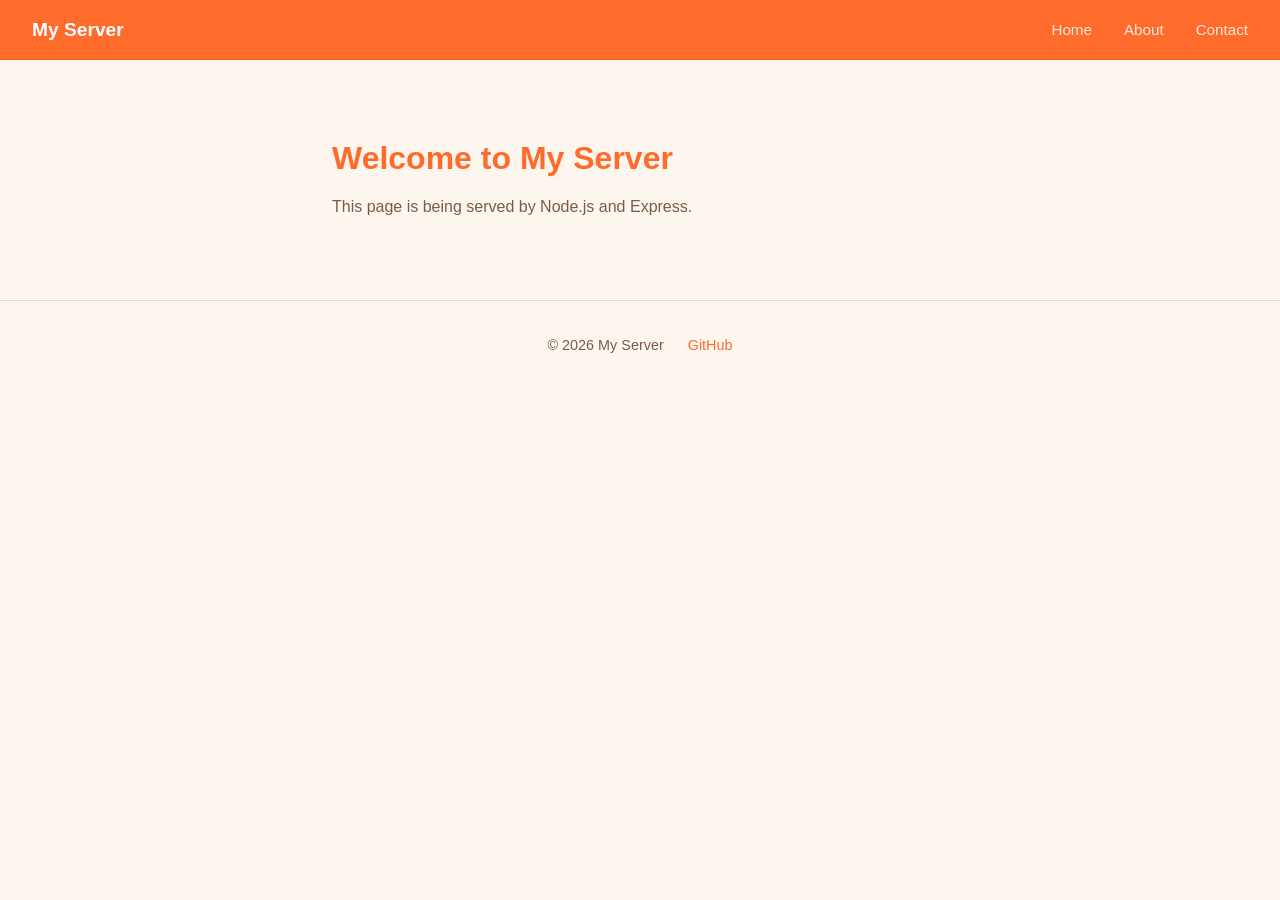
<file: public/index.html>
<!DOCTYPE html>
<html lang="zh-TW">
<head>
  <meta charset="UTF-8">
  <meta name="viewport" content="width=device-width, initial-scale=1.0">
  <title>My First Server</title>
  <link rel="stylesheet" href="style.css">
</head>
<body>

  <nav>
    <a href="/" class="nav-logo">My Server</a>
    <ul class="nav-links">
      <li><a href="/">Home</a></li>
      <li><a href="/about">About</a></li>
      <li><a href="/contact">Contact</a></li>
    </ul>
  </nav>

  <main>
    <h1>Welcome to My Server</h1>
    <p>This page is being served by Node.js and Express.</p>
  </main>

  <footer>
    <p>&copy; 2026 My Server</p>
    <a href="https://github.com/as542358" target="_blank" rel="noopener">GitHub</a>
  </footer>

</body>
</html>
</file>
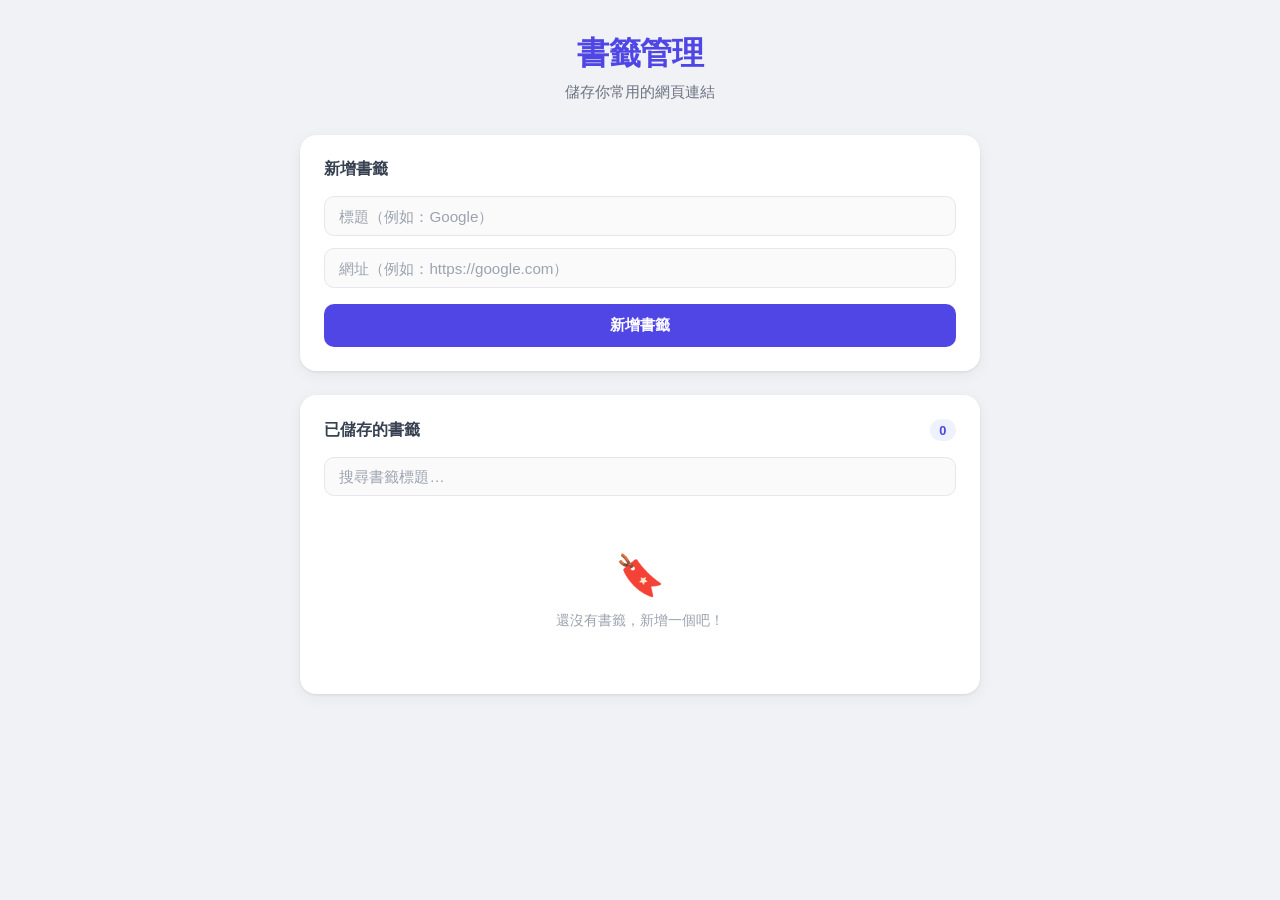
<file: bookmarks.html>
<!DOCTYPE html>
<html lang="zh-TW">
<head>
  <meta charset="UTF-8">
  <meta name="viewport" content="width=device-width, initial-scale=1.0">
  <title>書籤管理</title>
  <style>
    *, *::before, *::after { box-sizing: border-box; margin: 0; padding: 0; }

    body {
      font-family: -apple-system, BlinkMacSystemFont, 'Segoe UI', sans-serif;
      background: #f0f2f5;
      color: #1a1a2e;
      min-height: 100vh;
      padding: 2rem 1rem;
    }

    .container {
      max-width: 680px;
      margin: 0 auto;
    }

    header {
      text-align: center;
      margin-bottom: 2rem;
    }

    header h1 {
      font-size: 2rem;
      font-weight: 700;
      color: #4f46e5;
      letter-spacing: -0.5px;
    }

    header p {
      color: #6b7280;
      margin-top: 0.4rem;
      font-size: 0.95rem;
    }

    .card {
      background: #fff;
      border-radius: 16px;
      padding: 1.5rem;
      box-shadow: 0 1px 3px rgba(0,0,0,0.08), 0 4px 16px rgba(0,0,0,0.05);
    }

    .form-card { margin-bottom: 1.5rem; }

    .form-card h2 {
      font-size: 1rem;
      font-weight: 600;
      color: #374151;
      margin-bottom: 1rem;
    }

    .form-group {
      display: flex;
      flex-direction: column;
      gap: 0.75rem;
      margin-bottom: 1rem;
    }

    input[type="text"], input[type="url"] {
      width: 100%;
      padding: 0.65rem 0.9rem;
      border: 1.5px solid #e5e7eb;
      border-radius: 10px;
      font-size: 0.95rem;
      color: #111827;
      transition: border-color 0.2s, box-shadow 0.2s;
      outline: none;
      background: #fafafa;
    }

    input[type="text"]:focus, input[type="url"]:focus {
      border-color: #4f46e5;
      box-shadow: 0 0 0 3px rgba(79,70,229,0.1);
      background: #fff;
    }

    input::placeholder { color: #9ca3af; }

    .btn-add {
      width: 100%;
      padding: 0.7rem;
      background: #4f46e5;
      color: #fff;
      border: none;
      border-radius: 10px;
      font-size: 0.95rem;
      font-weight: 600;
      cursor: pointer;
      transition: background 0.2s, transform 0.1s;
    }

    .btn-add:hover { background: #4338ca; }
    .btn-add:active { transform: scale(0.98); }

    .search-box {
      width: 100%;
      padding: 0.65rem 0.9rem 0.65rem 2.4rem;
      border: 1.5px solid #e5e7eb;
      border-radius: 10px;
      font-size: 0.95rem;
      color: #111827;
      background: #fafafa url("data:image/svg+xml,%3Csvg xmlns='http://www.w3.org/2000/svg' width='16' height='16' fill='none' stroke='%239ca3af' stroke-width='2' stroke-linecap='round' stroke-linejoin='round' viewBox='0 0 24 24'%3E%3Ccircle cx='11' cy='11' r='8'/%3E%3Cline x1='21' y1='21' x2='16.65' y2='16.65'/%3E%3C/svg%3E") no-repeat 0.75rem center;
      outline: none;
      transition: border-color 0.2s, box-shadow 0.2s;
      margin-bottom: 1rem;
    }

    .search-box:focus {
      border-color: #4f46e5;
      box-shadow: 0 0 0 3px rgba(79,70,229,0.1);
      background-color: #fff;
    }

    .search-box::placeholder { color: #9ca3af; }

    .highlight {
      background: #fef08a;
      border-radius: 2px;
    }

    .list-header {
      display: flex;
      align-items: center;
      justify-content: space-between;
      margin-bottom: 1rem;
    }

    .list-header h2 {
      font-size: 1rem;
      font-weight: 600;
      color: #374151;
    }

    .count-badge {
      background: #eef2ff;
      color: #4f46e5;
      font-size: 0.8rem;
      font-weight: 700;
      padding: 0.2rem 0.6rem;
      border-radius: 999px;
    }

    .bookmark-list {
      display: flex;
      flex-direction: column;
      gap: 0.65rem;
    }

    .bookmark-item {
      display: flex;
      align-items: center;
      gap: 0.75rem;
      padding: 0.85rem 1rem;
      background: #f9fafb;
      border: 1.5px solid #f3f4f6;
      border-radius: 12px;
      transition: border-color 0.2s, box-shadow 0.2s;
      animation: slideIn 0.2s ease;
    }

    .bookmark-item:hover {
      border-color: #e0e7ff;
      box-shadow: 0 2px 8px rgba(79,70,229,0.08);
    }

    @keyframes slideIn {
      from { opacity: 0; transform: translateY(-6px); }
      to   { opacity: 1; transform: translateY(0); }
    }

    .favicon {
      width: 28px;
      height: 28px;
      border-radius: 6px;
      background: #e0e7ff;
      flex-shrink: 0;
      display: flex;
      align-items: center;
      justify-content: center;
      font-size: 0.75rem;
      font-weight: 700;
      color: #4f46e5;
      overflow: hidden;
    }

    .favicon img {
      width: 100%;
      height: 100%;
      object-fit: cover;
      border-radius: 6px;
    }

    .bookmark-info {
      flex: 1;
      min-width: 0;
    }

    .bookmark-title {
      font-size: 0.9rem;
      font-weight: 600;
      color: #111827;
      white-space: nowrap;
      overflow: hidden;
      text-overflow: ellipsis;
    }

    .bookmark-url {
      font-size: 0.78rem;
      color: #9ca3af;
      white-space: nowrap;
      overflow: hidden;
      text-overflow: ellipsis;
      margin-top: 2px;
    }

    .bookmark-url a {
      color: #6366f1;
      text-decoration: none;
    }

    .bookmark-url a:hover { text-decoration: underline; }

    .btn-delete {
      background: none;
      border: none;
      cursor: pointer;
      color: #d1d5db;
      font-size: 1.1rem;
      padding: 0.25rem;
      border-radius: 6px;
      line-height: 1;
      transition: color 0.15s, background 0.15s;
      flex-shrink: 0;
    }

    .btn-delete:hover { color: #ef4444; background: #fef2f2; }

    .empty-state {
      text-align: center;
      padding: 2.5rem 1rem;
      color: #9ca3af;
    }

    .empty-state .icon { font-size: 2.5rem; margin-bottom: 0.75rem; }
    .empty-state p { font-size: 0.9rem; }

    .toast {
      position: fixed;
      bottom: 1.5rem;
      left: 50%;
      transform: translateX(-50%) translateY(80px);
      background: #111827;
      color: #fff;
      padding: 0.6rem 1.2rem;
      border-radius: 10px;
      font-size: 0.875rem;
      font-weight: 500;
      opacity: 0;
      transition: transform 0.3s ease, opacity 0.3s ease;
      white-space: nowrap;
      pointer-events: none;
      z-index: 100;
    }

    .toast.show {
      transform: translateX(-50%) translateY(0);
      opacity: 1;
    }
  </style>
</head>
<body>
  <div class="container">
    <header>
      <h1>書籤管理</h1>
      <p>儲存你常用的網頁連結</p>
    </header>

    <div class="card form-card">
      <h2>新增書籤</h2>
      <div class="form-group">
        <input type="text" id="titleInput" placeholder="標題（例如：Google）" maxlength="80">
        <input type="url" id="urlInput" placeholder="網址（例如：https://google.com）">
      </div>
      <button class="btn-add" onclick="addBookmark()">新增書籤</button>
    </div>

    <div class="card">
      <div class="list-header">
        <h2>已儲存的書籤</h2>
        <span class="count-badge" id="countBadge">0</span>
      </div>
      <input type="text" class="search-box" id="searchInput" placeholder="搜尋書籤標題…">
      <div class="bookmark-list" id="bookmarkList"></div>
    </div>
  </div>

  <div class="toast" id="toast"></div>

  <script>
    const STORAGE_KEY = 'bookmarks_v1';

    function load() {
      try { return JSON.parse(localStorage.getItem(STORAGE_KEY)) || []; }
      catch { return []; }
    }

    function save(bookmarks) {
      localStorage.setItem(STORAGE_KEY, JSON.stringify(bookmarks));
    }

    function getHostInitial(url) {
      try { return new URL(url).hostname.replace('www.', '')[0].toUpperCase(); }
      catch { return '?'; }
    }

    function getFaviconUrl(url) {
      try { const { protocol, hostname } = new URL(url); return `${protocol}//${hostname}/favicon.ico`; }
      catch { return null; }
    }

    function escapeHtml(str) {
      return str.replace(/&/g,'&amp;').replace(/</g,'&lt;').replace(/>/g,'&gt;').replace(/"/g,'&quot;');
    }

    function highlight(text, query) {
      if (!query) return escapeHtml(text);
      const escaped = escapeHtml(text);
      const escapedQuery = query.replace(/[.*+?^${}()|[\]\\]/g, '\\$&');
      return escaped.replace(new RegExp(escapedQuery, 'gi'), m => `<mark class="highlight">${m}</mark>`);
    }

    function render() {
      const bookmarks = load();
      const query = (document.getElementById('searchInput')?.value || '').trim().toLowerCase();
      const filtered = query
        ? bookmarks.filter(b => b.title.toLowerCase().includes(query))
        : bookmarks;
      const list = document.getElementById('bookmarkList');
      document.getElementById('countBadge').textContent = filtered.length;

      if (bookmarks.length === 0) {
        list.innerHTML = `<div class="empty-state"><div class="icon">🔖</div><p>還沒有書籤，新增一個吧！</p></div>`;
        return;
      }

      if (filtered.length === 0) {
        list.innerHTML = `<div class="empty-state"><div class="icon">🔍</div><p>找不到符合「${escapeHtml(query)}」的書籤</p></div>`;
        return;
      }

      list.innerHTML = filtered.map((b, i) => {
        const realIndex = bookmarks.indexOf(b);
        const faviconUrl = getFaviconUrl(b.url);
        const initial = getHostInitial(b.url);
        const faviconHtml = faviconUrl
          ? `<img src="${escapeHtml(faviconUrl)}" alt="" onerror="this.parentElement.textContent='${initial}'">`
          : initial;
        return `
          <div class="bookmark-item" data-index="${realIndex}">
            <div class="favicon">${faviconHtml}</div>
            <div class="bookmark-info">
              <div class="bookmark-title">${highlight(b.title, query)}</div>
              <div class="bookmark-url"><a href="${escapeHtml(b.url)}" target="_blank" rel="noopener">${escapeHtml(b.url)}</a></div>
            </div>
            <button class="btn-delete" onclick="deleteBookmark(${realIndex})" title="刪除">✕</button>
          </div>`;
      }).join('');
    }

    function addBookmark() {
      const titleEl = document.getElementById('titleInput');
      const urlEl = document.getElementById('urlInput');
      const title = titleEl.value.trim();
      let url = urlEl.value.trim();

      if (!title) { showToast('請輸入標題'); titleEl.focus(); return; }
      if (!url) { showToast('請輸入網址'); urlEl.focus(); return; }
      if (!/^https?:\/\//i.test(url)) url = 'https://' + url;

      try { new URL(url); } catch { showToast('網址格式不正確'); urlEl.focus(); return; }

      const bookmarks = load();
      bookmarks.unshift({ title, url, addedAt: Date.now() });
      save(bookmarks);
      titleEl.value = '';
      urlEl.value = '';
      titleEl.focus();
      render();
      showToast('書籤已新增');
    }

    function deleteBookmark(index) {
      const bookmarks = load();
      bookmarks.splice(index, 1);
      save(bookmarks);
      render();
      showToast('書籤已刪除');
    }

    let toastTimer;
    function showToast(msg) {
      const el = document.getElementById('toast');
      el.textContent = msg;
      el.classList.add('show');
      clearTimeout(toastTimer);
      toastTimer = setTimeout(() => el.classList.remove('show'), 2200);
    }

    document.getElementById('urlInput').addEventListener('keydown', e => {
      if (e.key === 'Enter') addBookmark();
    });
    document.getElementById('titleInput').addEventListener('keydown', e => {
      if (e.key === 'Enter') document.getElementById('urlInput').focus();
    });
    document.getElementById('searchInput').addEventListener('input', render);

    render();
  </script>
</body>
</html>
</file>
<file: public/style.css>
* {
  margin: 0;
  padding: 0;
  box-sizing: border-box;
}

body {
  font-family: -apple-system, BlinkMacSystemFont, 'Segoe UI', sans-serif;
  background: #fdf6ee;
  color: #4a3728;
}

nav {
  background: #ff6b2b;
  border-bottom: 1px solid #e85d20;
  padding: 0 2rem;
  display: flex;
  align-items: center;
  justify-content: space-between;
  height: 60px;
  position: sticky;
  top: 0;
}

.nav-logo {
  font-size: 1.2rem;
  font-weight: 600;
  color: #fff;
  text-decoration: none;
}

.nav-links {
  display: flex;
  gap: 2rem;
  list-style: none;
}

.nav-links a {
  text-decoration: none;
  color: rgba(255, 255, 255, 0.85);
  font-size: 0.95rem;
  font-weight: 500;
  transition: color 0.2s;
}

.nav-links a:hover {
  color: #fff;
}

main {
  max-width: 680px;
  margin: 80px auto;
  padding: 0 2rem;
}

h1 {
  font-size: 2rem;
  font-weight: 700;
  color: #ff6b2b;
  margin-bottom: 1rem;
}

p {
  color: #7a5c4a;
  line-height: 1.7;
}

footer {
  text-align: center;
  padding: 2rem;
  margin-top: 4rem;
  border-top: 1px solid #e8d8c8;
  color: #a08070;
  font-size: 0.9rem;
  display: flex;
  justify-content: center;
  gap: 1.5rem;
  align-items: center;
}

footer a {
  color: #ff6b2b;
  text-decoration: none;
  font-weight: 500;
  transition: color 0.2s;
}

footer a:hover {
  color: #e85d20;
}

@media (prefers-color-scheme: dark) {
  body {
    background: #1e1410;
    color: #f0e6d8;
  }

  nav {
    background: #c94e18;
    border-bottom-color: #a83e10;
  }

  .nav-logo {
    color: #fff;
  }

  .nav-links a {
    color: rgba(255, 255, 255, 0.8);
  }

  .nav-links a:hover {
    color: #fff;
  }

  h1 {
    color: #ff8c55;
  }

  p {
    color: #c4a88e;
  }

  footer {
    border-top-color: #3a2a1e;
    color: #7a6050;
  }

  footer a {
    color: #ff8c55;
  }

  footer a:hover {
    color: #ffaa77;
  }
}
</file>
